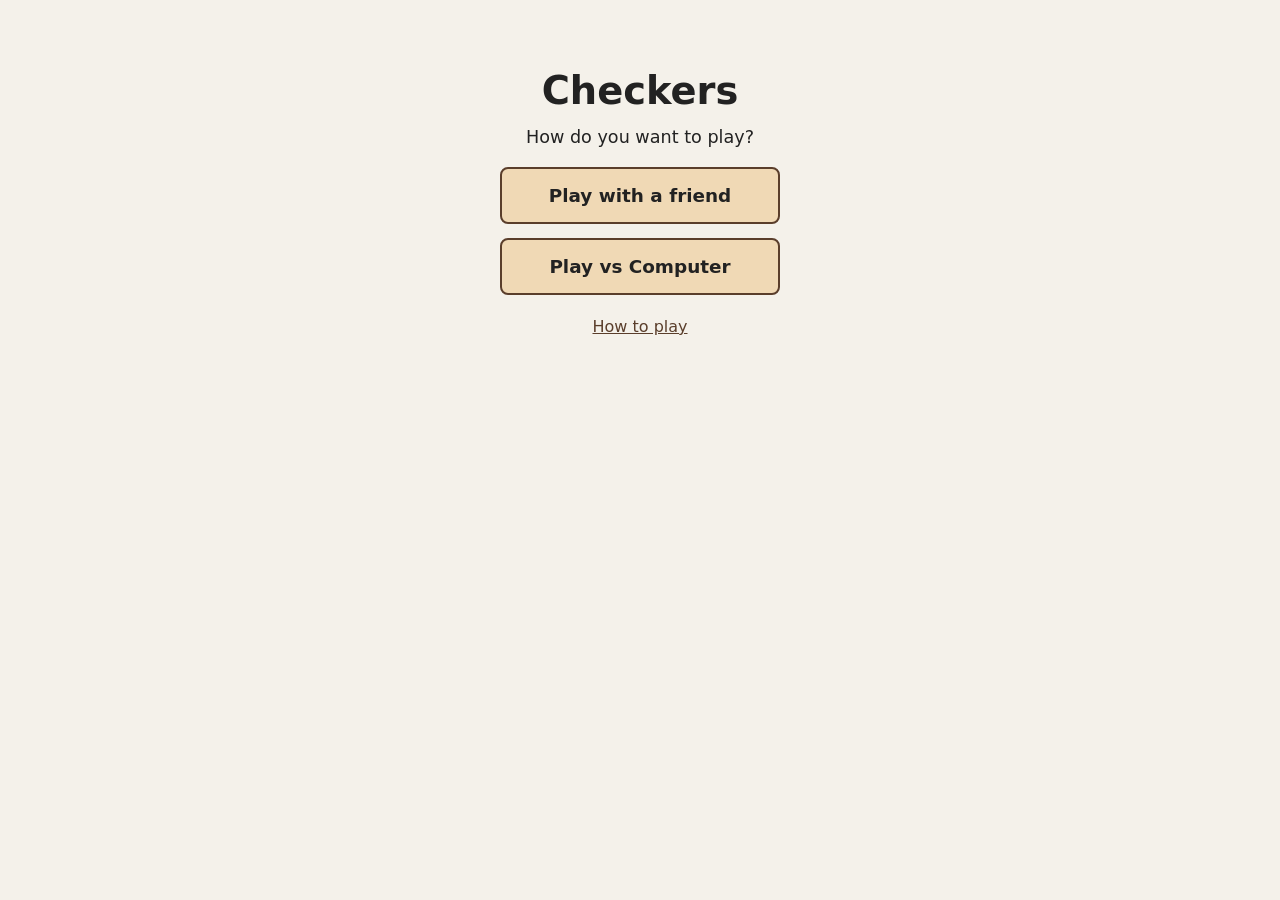
<file: index.html>
<!DOCTYPE html>
<html lang="en">
<head>
  <meta charset="UTF-8">
  <title>Checkers</title>
  <link rel="stylesheet" href="style.css">
</head>
<body>
  <div id="mode-menu">
    <h1>Checkers</h1>
    <p>How do you want to play?</p>
    <button id="mode-friend" class="mode-button">Play with a friend</button>
    <button id="mode-computer" class="mode-button">Play vs Computer</button>
    <a id="menu-help-link" href="help.html" target="_blank" rel="noopener">How to play</a>
  </div>

  <div id="game" hidden>
    <div id="mode-label"></div>
    <div id="difficulty-picker" hidden>
      <span>Difficulty:</span>
      <button class="level-button" data-level="easy">Easy</button>
      <button class="level-button" data-level="medium">Medium</button>
      <button class="level-button" data-level="hard">Hard</button>
    </div>
    <div id="status">Black to move</div>
    <div id="board"></div>
    <div id="piece-counts">
      <span id="black-count">Black: 8</span>
      <span id="white-count">White: 8</span>
    </div>
    <div id="controls">
      <button id="new-game">New game</button>
      <button id="undo">Undo</button>
      <button id="change-mode">Change mode</button>
      <a id="help-link" href="help.html" target="_blank" rel="noopener">Help</a>
    </div>
  </div>

  <script src="engine.js"></script>
  <script src="ai.js"></script>
  <script src="weights.js"></script>
  <script src="script.js"></script>
</body>
</html>
</file>
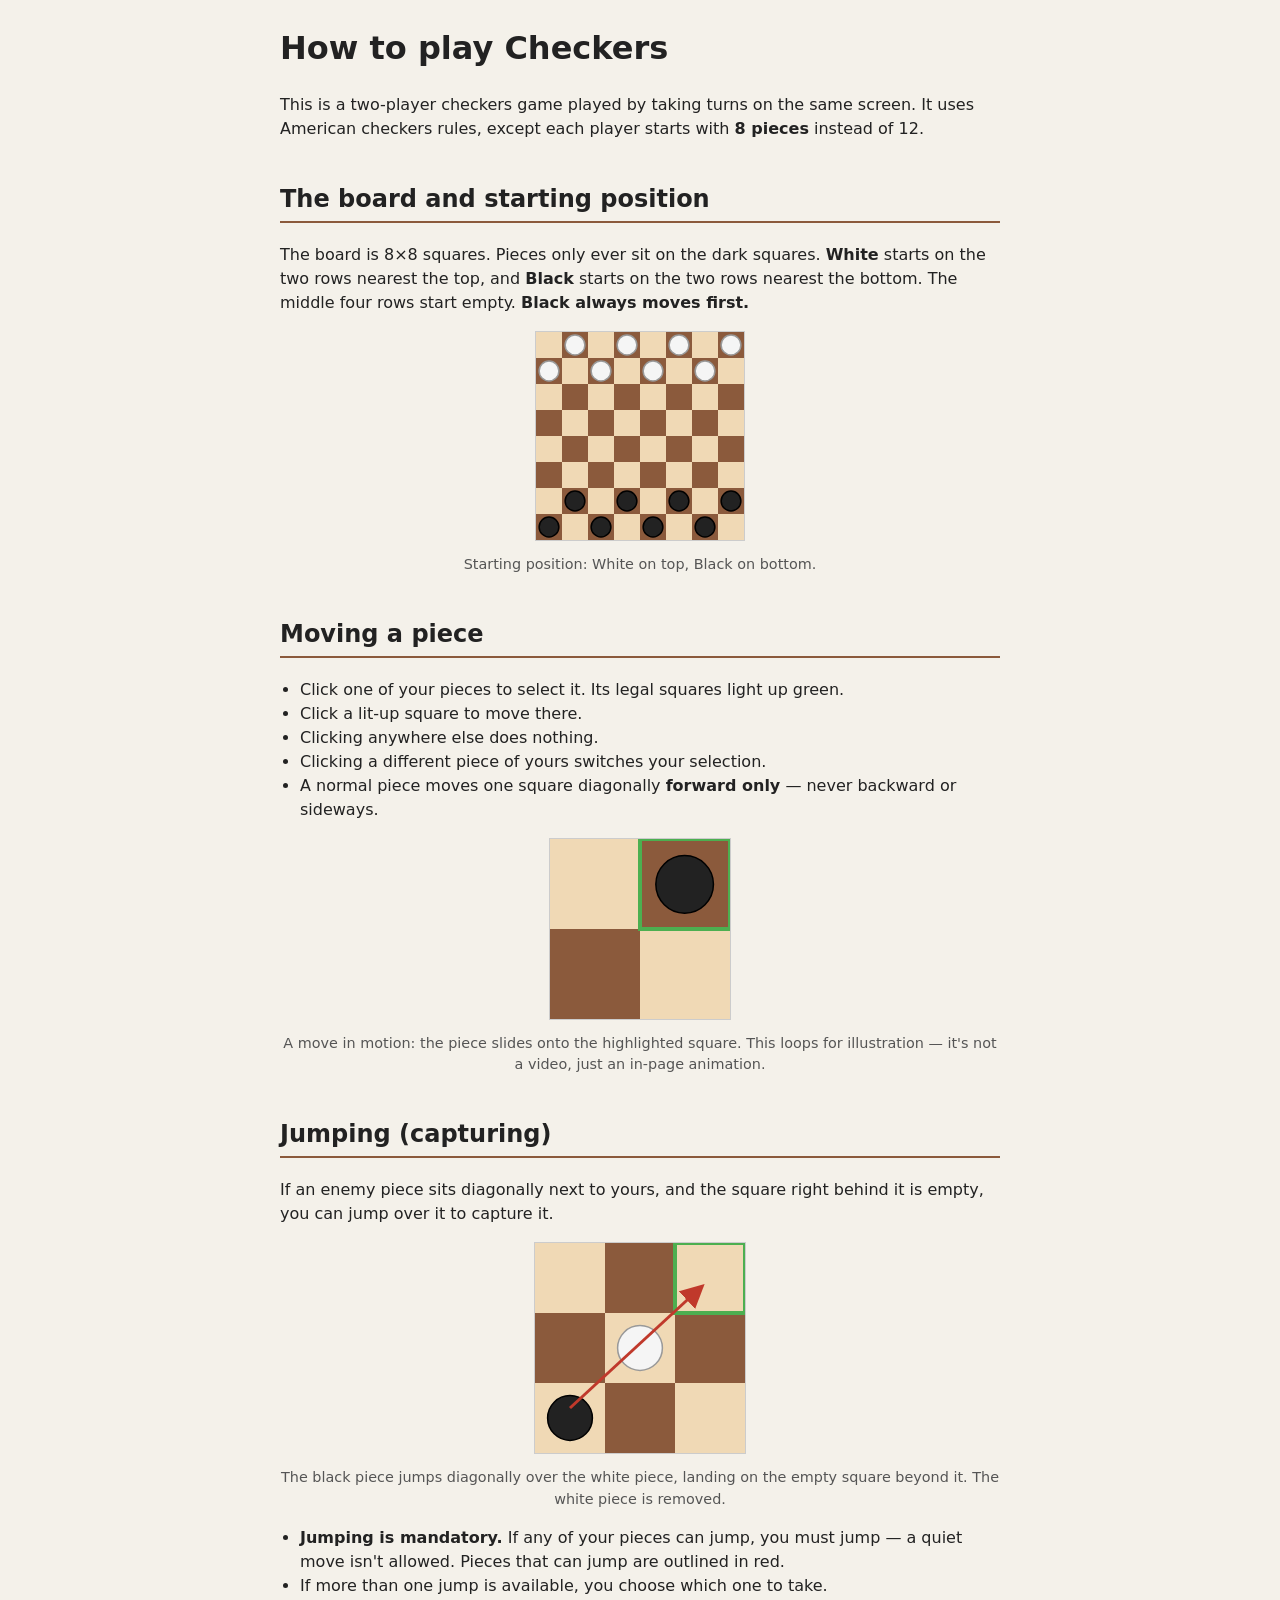
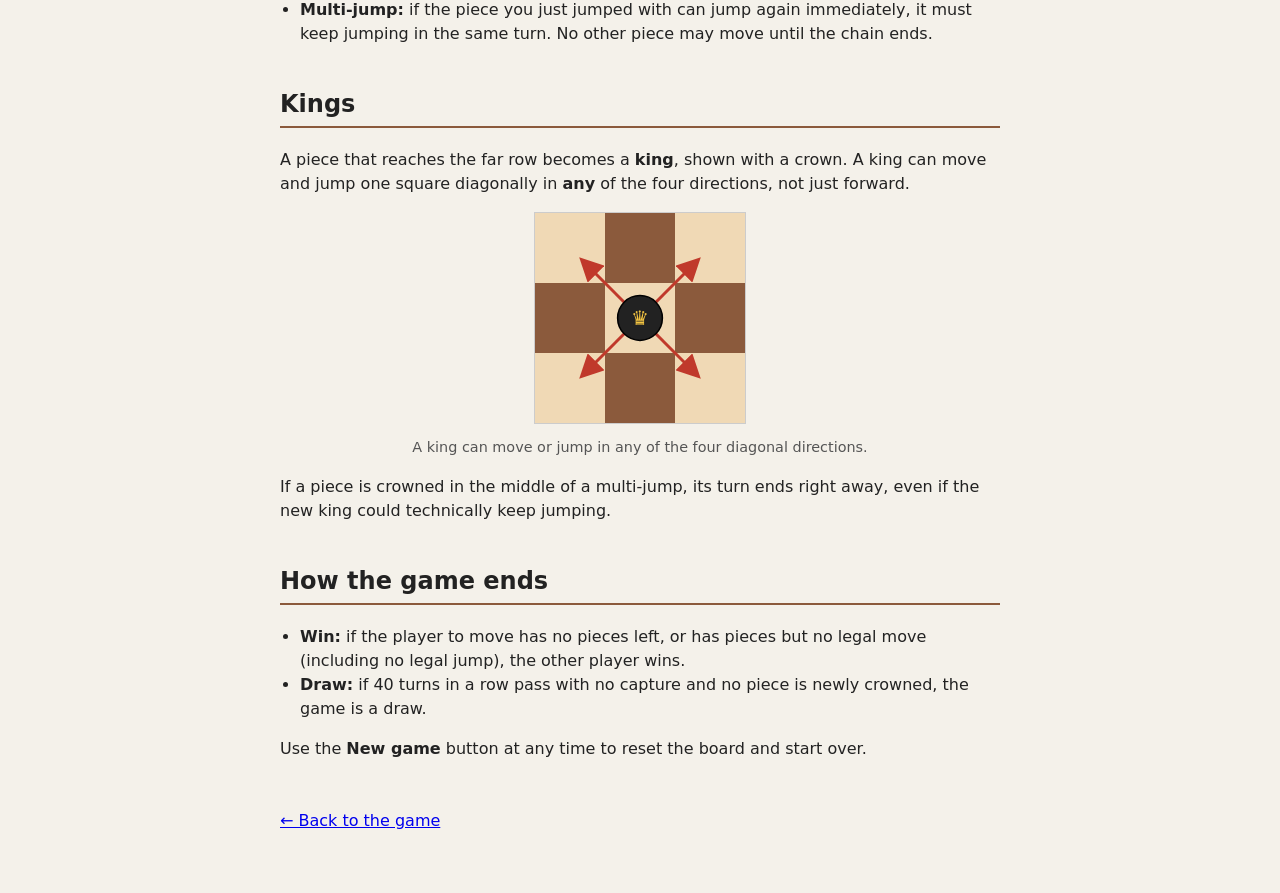
<file: help.html>
<!DOCTYPE html>
<html lang="en">
<head>
  <meta charset="UTF-8">
  <title>How to play Checkers</title>
  <style>
    body {
      font-family: system-ui, sans-serif;
      background: #f4f1ea;
      color: #222;
      max-width: 720px;
      margin: 0 auto;
      padding: 24px 20px 60px;
      line-height: 1.5;
    }
    h1 {
      margin-top: 0;
    }
    h2 {
      border-bottom: 2px solid #8b5a3c;
      padding-bottom: 4px;
      margin-top: 40px;
    }
    figure {
      margin: 16px 0;
      text-align: center;
    }
    figcaption {
      font-size: 0.9rem;
      color: #555;
      margin-top: 6px;
    }
    svg {
      background: #fff;
      border: 1px solid #ccc;
    }
    .back-link {
      display: inline-block;
      margin-top: 32px;
    }
    ul {
      padding-left: 20px;
    }
  </style>
</head>
<body>
  <h1>How to play Checkers</h1>
  <p>
    This is a two-player checkers game played by taking turns on the same
    screen. It uses American checkers rules, except each player starts with
    <strong>8 pieces</strong> instead of 12.
  </p>

  <h2>The board and starting position</h2>
  <p>
    The board is 8&times;8 squares. Pieces only ever sit on the dark
    squares. <strong>White</strong> starts on the two rows nearest the top,
    and <strong>Black</strong> starts on the two rows nearest the bottom.
    The middle four rows start empty. <strong>Black always moves first.</strong>
  </p>
  <figure>
    <svg id="diagram-setup" width="208" height="208"></svg>
    <figcaption>Starting position: White on top, Black on bottom.</figcaption>
  </figure>

  <h2>Moving a piece</h2>
  <ul>
    <li>Click one of your pieces to select it. Its legal squares light up green.</li>
    <li>Click a lit-up square to move there.</li>
    <li>Clicking anywhere else does nothing.</li>
    <li>Clicking a different piece of yours switches your selection.</li>
    <li>A normal piece moves one square diagonally <strong>forward only</strong> &mdash;
      never backward or sideways.</li>
  </ul>
  <figure>
    <svg id="diagram-move-demo" width="180" height="180"></svg>
    <figcaption>
      A move in motion: the piece slides onto the highlighted square. This
      loops for illustration &mdash; it's not a video, just an in-page
      animation.
    </figcaption>
  </figure>

  <h2>Jumping (capturing)</h2>
  <p>
    If an enemy piece sits diagonally next to yours, and the square right
    behind it is empty, you can jump over it to capture it.
  </p>
  <figure>
    <svg id="diagram-capture" width="210" height="210"></svg>
    <figcaption>
      The black piece jumps diagonally over the white piece, landing on the
      empty square beyond it. The white piece is removed.
    </figcaption>
  </figure>
  <ul>
    <li><strong>Jumping is mandatory.</strong> If any of your pieces can jump,
      you must jump &mdash; a quiet move isn't allowed. Pieces that can jump
      are outlined in red.</li>
    <li>If more than one jump is available, you choose which one to take.</li>
    <li><strong>Multi-jump:</strong> if the piece you just jumped with can
      jump again immediately, it must keep jumping in the same turn. No other
      piece may move until the chain ends.</li>
  </ul>

  <h2>Kings</h2>
  <p>
    A piece that reaches the far row becomes a <strong>king</strong>, shown
    with a crown. A king can move and jump one square diagonally in
    <strong>any</strong> of the four directions, not just forward.
  </p>
  <figure>
    <svg id="diagram-king" width="210" height="210"></svg>
    <figcaption>A king can move or jump in any of the four diagonal directions.</figcaption>
  </figure>
  <p>
    If a piece is crowned in the middle of a multi-jump, its turn ends right
    away, even if the new king could technically keep jumping.
  </p>

  <h2>How the game ends</h2>
  <ul>
    <li><strong>Win:</strong> if the player to move has no pieces left, or
      has pieces but no legal move (including no legal jump), the other
      player wins.</li>
    <li><strong>Draw:</strong> if 40 turns in a row pass with no capture and
      no piece is newly crowned, the game is a draw.</li>
  </ul>
  <p>
    Use the <strong>New game</strong> button at any time to reset the board
    and start over.
  </p>

  <a class="back-link" href="index.html">&larr; Back to the game</a>

  <script>
    const SVG_NS = 'http://www.w3.org/2000/svg';

    function el(name, attrs) {
      const node = document.createElementNS(SVG_NS, name);
      for (const key in attrs) {
        node.setAttribute(key, attrs[key]);
      }
      return node;
    }

    function drawSetupDiagram() {
      const svg = document.getElementById('diagram-setup');
      const cell = 26;
      for (let row = 0; row < 8; row++) {
        for (let col = 0; col < 8; col++) {
          const dark = (row + col) % 2 === 1;
          svg.appendChild(el('rect', {
            x: col * cell, y: row * cell, width: cell, height: cell,
            fill: dark ? '#8b5a3c' : '#f0d9b5',
          }));

          let player = null;
          if (dark) {
            if (row <= 1) player = 'white';
            else if (row >= 6) player = 'black';
          }
          if (player) {
            svg.appendChild(el('circle', {
              cx: col * cell + cell / 2, cy: row * cell + cell / 2, r: cell * 0.38,
              fill: player === 'black' ? '#222' : '#f5f5f5',
              stroke: player === 'black' ? '#000' : '#999', 'stroke-width': 1.5,
            }));
          }
        }
      }
    }

    function drawArrowMarker(svg) {
      const defs = el('defs', {});
      const marker = el('marker', {
        id: 'arrowhead', markerWidth: 8, markerHeight: 8,
        refX: 5, refY: 4, orient: 'auto',
      });
      marker.appendChild(el('path', { d: 'M0,0 L8,4 L0,8 Z', fill: '#c0392b' }));
      defs.appendChild(marker);
      svg.appendChild(defs);
    }

    // A 3x3 close-up: attacker at bottom-left, enemy in the middle,
    // highlighted empty landing square at top-right.
    function drawCaptureDiagram() {
      const svg = document.getElementById('diagram-capture');
      const cell = 70;
      drawArrowMarker(svg);

      for (let row = 0; row < 3; row++) {
        for (let col = 0; col < 3; col++) {
          const dark = (row + col) % 2 === 1;
          svg.appendChild(el('rect', {
            x: col * cell, y: row * cell, width: cell, height: cell,
            fill: dark ? '#8b5a3c' : '#f0d9b5',
          }));
        }
      }

      // Landing square highlight (top-right).
      svg.appendChild(el('rect', {
        x: 2 * cell, y: 0, width: cell, height: cell,
        fill: 'none', stroke: '#4caf50', 'stroke-width': 4,
      }));

      // Enemy piece (middle).
      svg.appendChild(el('circle', {
        cx: 1 * cell + cell / 2, cy: 1 * cell + cell / 2, r: cell * 0.32,
        fill: '#f5f5f5', stroke: '#999', 'stroke-width': 1.5,
      }));

      // Attacking piece (bottom-left).
      svg.appendChild(el('circle', {
        cx: 0 * cell + cell / 2, cy: 2 * cell + cell / 2, r: cell * 0.32,
        fill: '#222', stroke: '#000', 'stroke-width': 1.5,
      }));

      // Arrow from attacker to landing square.
      svg.appendChild(el('line', {
        x1: 0 * cell + cell / 2, y1: 2 * cell + cell / 2 - 10,
        x2: 2 * cell + cell / 2 - 12, y2: 0 * cell + cell / 2 + 12,
        stroke: '#c0392b', 'stroke-width': 3, 'marker-end': 'url(#arrowhead)',
      }));
    }

    // A 3x3 close-up: a king in the center with arrows to all four
    // diagonal neighbors.
    function drawKingDiagram() {
      const svg = document.getElementById('diagram-king');
      const cell = 70;
      drawArrowMarker(svg);

      for (let row = 0; row < 3; row++) {
        for (let col = 0; col < 3; col++) {
          const dark = (row + col) % 2 === 1;
          svg.appendChild(el('rect', {
            x: col * cell, y: row * cell, width: cell, height: cell,
            fill: dark ? '#8b5a3c' : '#f0d9b5',
          }));
        }
      }

      const center = { x: 1 * cell + cell / 2, y: 1 * cell + cell / 2 };
      const corners = [
        { x: 0 * cell + cell / 2, y: 0 * cell + cell / 2 },
        { x: 2 * cell + cell / 2, y: 0 * cell + cell / 2 },
        { x: 0 * cell + cell / 2, y: 2 * cell + cell / 2 },
        { x: 2 * cell + cell / 2, y: 2 * cell + cell / 2 },
      ];

      for (const corner of corners) {
        const dx = corner.x - center.x;
        const dy = corner.y - center.y;
        const len = Math.hypot(dx, dy);
        const pad = 22;
        svg.appendChild(el('line', {
          x1: center.x + (dx / len) * pad, y1: center.y + (dy / len) * pad,
          x2: corner.x - (dx / len) * pad, y2: corner.y - (dy / len) * pad,
          stroke: '#c0392b', 'stroke-width': 3, 'marker-end': 'url(#arrowhead)',
        }));
      }

      svg.appendChild(el('circle', {
        cx: center.x, cy: center.y, r: cell * 0.32,
        fill: '#222', stroke: '#000', 'stroke-width': 1.5,
      }));
      const crown = el('text', {
        x: center.x, y: center.y + 7, 'text-anchor': 'middle',
        'font-size': 20, fill: '#f4c542',
      });
      crown.textContent = '♛';
      svg.appendChild(crown);
    }

    // A 2x2 close-up: a piece slides diagonally onto a highlighted square,
    // then back, looping forever. A plain requestAnimationFrame loop is
    // used instead of an SVG/CSS animation so it behaves the same in every
    // browser without relying on SMIL.
    function drawMoveDemo() {
      const svg = document.getElementById('diagram-move-demo');
      const cell = 90;

      for (let row = 0; row < 2; row++) {
        for (let col = 0; col < 2; col++) {
          const dark = (row + col) % 2 === 1;
          svg.appendChild(el('rect', {
            x: col * cell, y: row * cell, width: cell, height: cell,
            fill: dark ? '#8b5a3c' : '#f0d9b5',
          }));
        }
      }

      // Destination square (top-right), highlighted the whole time, just
      // like a real legal move would be.
      svg.appendChild(el('rect', {
        x: 1 * cell, y: 0, width: cell, height: cell,
        fill: 'none', stroke: '#4caf50', 'stroke-width': 4,
      }));

      const piece = el('circle', {
        r: cell * 0.32, fill: '#222', stroke: '#000', 'stroke-width': 1.5,
      });
      svg.appendChild(piece);

      const start = { x: 0 * cell + cell / 2, y: 1 * cell + cell / 2 };
      const end = { x: 1 * cell + cell / 2, y: 0 * cell + cell / 2 };
      const slide = 900;
      const pause = 700;
      const cycle = slide * 2 + pause * 2;
      let startTime = null;

      function frame(now) {
        if (startTime === null) startTime = now;
        const elapsed = (now - startTime) % cycle;

        let t;
        if (elapsed < slide) {
          t = elapsed / slide;
        } else if (elapsed < slide + pause) {
          t = 1;
        } else if (elapsed < slide * 2 + pause) {
          t = 1 - (elapsed - slide - pause) / slide;
        } else {
          t = 0;
        }
        // Ease in/out instead of a linear slide.
        const eased = t * t * (3 - 2 * t);

        piece.setAttribute('cx', start.x + (end.x - start.x) * eased);
        piece.setAttribute('cy', start.y + (end.y - start.y) * eased);
        requestAnimationFrame(frame);
      }
      requestAnimationFrame(frame);
    }

    drawSetupDiagram();
    drawCaptureDiagram();
    drawKingDiagram();
    drawMoveDemo();
  </script>
</body>
</html>
</file>
<file: style.css>
body {
  font-family: system-ui, sans-serif;
  display: flex;
  flex-direction: column;
  align-items: center;
  background: #f4f1ea;
  color: #222;
}

#status {
  margin: 12px 0;
  font-size: 1.2rem;
  font-weight: 600;
}

#board {
  display: grid;
  grid-template-columns: repeat(8, 60px);
  grid-template-rows: repeat(8, 60px);
  border: 4px solid #5a3e2b;
}

.square {
  display: flex;
  align-items: center;
  justify-content: center;
}

.square.light {
  background: #f0d9b5;
}

.square.dark {
  background: #8b5a3c;
}

.square.selected {
  box-shadow: inset 0 0 0 4px #f4c542;
}

.square.highlight {
  box-shadow: inset 0 0 0 4px #4caf50;
  cursor: pointer;
}

.square.jumpable {
  box-shadow: inset 0 0 0 4px #d9534f;
  cursor: pointer;
}

.piece {
  width: 44px;
  height: 44px;
  border-radius: 50%;
  box-sizing: border-box;
  display: flex;
  align-items: center;
  justify-content: center;
  font-size: 22px;
  line-height: 1;
}

.piece.black {
  background: #222;
  border: 2px solid #000;
}

.piece.white {
  background: #f5f5f5;
  border: 2px solid #999;
}

.piece.king::after {
  content: "\265B";
}

.piece.black.king::after {
  color: #f4c542;
}

.piece.white.king::after {
  color: #8b5a3c;
}

#piece-counts {
  display: flex;
  gap: 24px;
  margin: 12px 0;
  font-size: 1rem;
}

#controls {
  display: flex;
  gap: 12px;
  margin-top: 4px;
}

#new-game,
#undo,
#change-mode,
#help-link {
  padding: 8px 16px;
  font-size: 1rem;
  cursor: pointer;
  font-family: inherit;
  border-radius: 4px;
}

#new-game,
#undo,
#change-mode {
  border: 1px solid #999;
  background: #fff;
}

#help-link {
  border: 1px solid #5a3e2b;
  background: #f0d9b5;
  color: #222;
  text-decoration: none;
  display: inline-flex;
  align-items: center;
}

[hidden] {
  display: none !important;
}

#mode-menu,
#game {
  display: flex;
  flex-direction: column;
  align-items: center;
}

#mode-menu {
  margin-top: 60px;
  gap: 14px;
  text-align: center;
}

#mode-menu h1 {
  margin: 0;
  font-size: 2.4rem;
}

#mode-menu p {
  margin: 0 0 6px;
  font-size: 1.1rem;
}

.mode-button {
  width: 280px;
  padding: 16px 20px;
  font-size: 1.15rem;
  font-family: inherit;
  font-weight: 600;
  color: #222;
  background: #f0d9b5;
  border: 2px solid #5a3e2b;
  border-radius: 8px;
  cursor: pointer;
}

.mode-button:hover {
  background: #e6c896;
}

#menu-help-link {
  margin-top: 8px;
  color: #5a3e2b;
}

#mode-label {
  margin-top: 12px;
  font-size: 0.95rem;
  color: #5a3e2b;
}

#difficulty-picker {
  display: flex;
  align-items: center;
  gap: 8px;
  margin-top: 6px;
  font-size: 0.95rem;
}

.level-button {
  padding: 6px 14px;
  font-size: 0.95rem;
  font-family: inherit;
  color: #222;
  background: #fff;
  border: 1px solid #999;
  border-radius: 4px;
  cursor: pointer;
}

.level-button.active {
  color: #fff;
  background: #5a3e2b;
  border-color: #5a3e2b;
}
</file>
